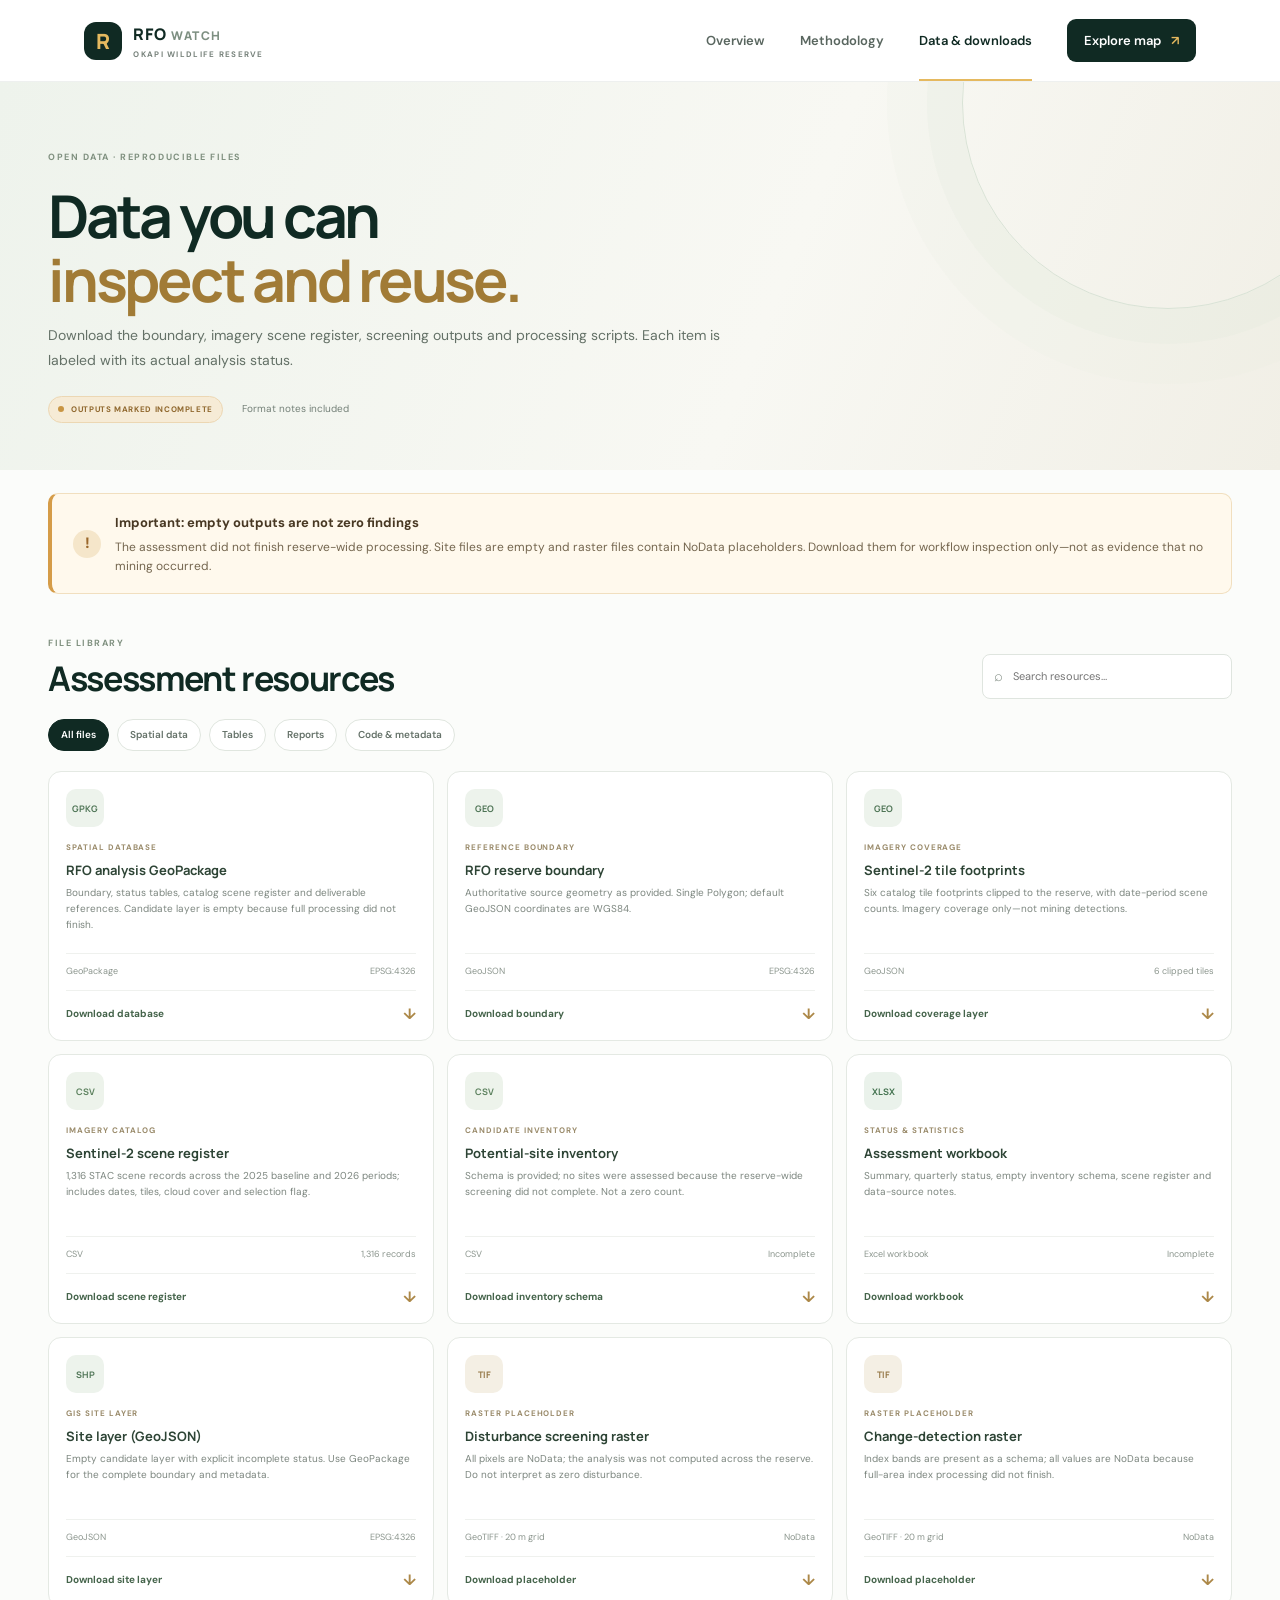
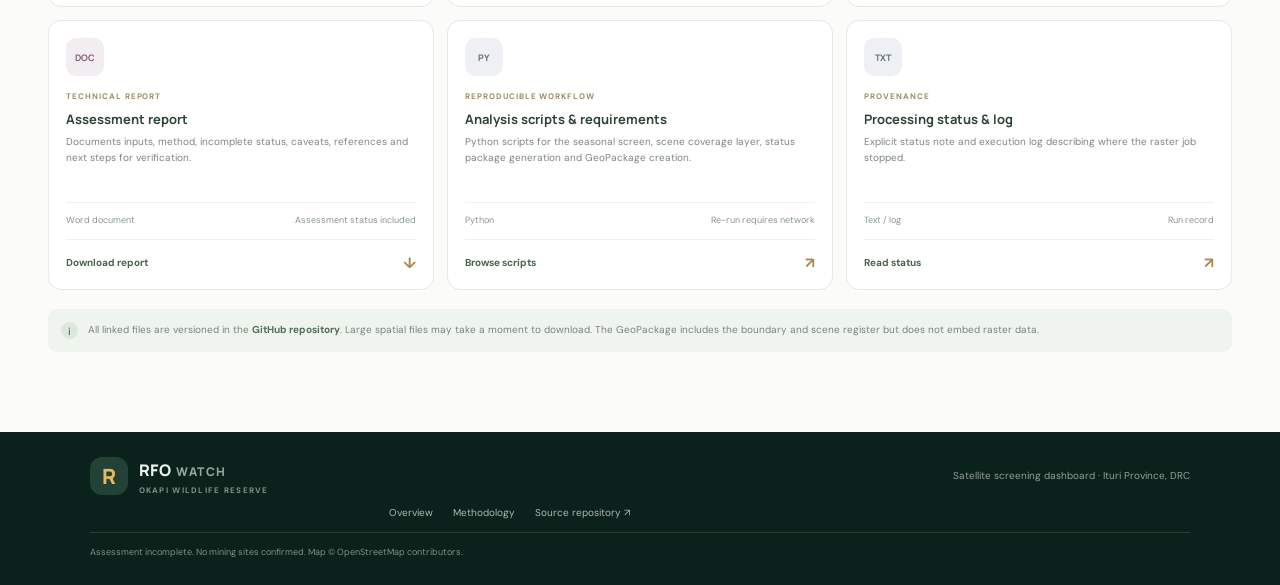
<file: downloads.html>
<!doctype html>
<html lang="en">
<head>
  <meta charset="utf-8"><meta name="viewport" content="width=device-width, initial-scale=1">
  <meta name="theme-color" content="#102a23">
  <meta name="description" content="Download RFO 2026 mining-screening data, reserve boundary, imagery scene register, GeoPackage, report and reproducible scripts.">
  <title>Data &amp; downloads — RFO Watch</title>
  <link rel="stylesheet" href="assets/site.css">
  <script defer src="assets/site.js"></script>
</head>
<body data-page="downloads">
  <a class="skip-link" href="#main">Skip to content</a>
  <header class="site-header"><a class="brand" href="index.html"><span class="brand-mark">R</span><span class="brand-copy"><strong>RFO<span>WATCH</span></strong><small>OKAPI WILDLIFE RESERVE</small></span></a><button class="menu-toggle" aria-expanded="false" aria-controls="primary-nav" aria-label="Open navigation"><span></span><span></span></button><nav class="primary-nav" id="primary-nav" aria-label="Main navigation"><a href="index.html">Overview</a><a href="methodology.html">Methodology</a><a class="active" href="downloads.html">Data &amp; downloads</a><a class="nav-cta" href="index.html#live-map">Explore map <span>↗</span></a></nav></header>
  <main id="main">
    <section class="page-hero"><div class="eyebrow eyebrow-dark">OPEN DATA · REPRODUCIBLE FILES</div><h1>Data you can<br><em>inspect and reuse.</em></h1><p>Download the boundary, imagery scene register, screening outputs and processing scripts. Each item is labeled with its actual analysis status.</p><div class="page-meta"><span class="status-pill"><i></i> OUTPUTS MARKED INCOMPLETE</span><span>Format notes included</span></div></section>
    <section class="status-banner status-banner-page"><div class="status-icon">!</div><div><strong>Important: empty outputs are not zero findings</strong><p>The assessment did not finish reserve-wide processing. Site files are empty and raster files contain NoData placeholders. Download them for workflow inspection only—not as evidence that no mining occurred.</p></div></section>
    <section class="downloads-wrap section-wrap">
      <div class="download-toolbar"><div><div class="eyebrow eyebrow-dark">FILE LIBRARY</div><h2>Assessment resources</h2></div><label class="search-box"><span aria-hidden="true">⌕</span><input type="search" id="download-search" placeholder="Search resources…" aria-label="Search downloadable resources"></label></div>
      <div class="download-filters" role="group" aria-label="Filter resources by type"><button class="filter-chip active" data-download-filter="all">All files</button><button class="filter-chip" data-download-filter="spatial">Spatial data</button><button class="filter-chip" data-download-filter="tables">Tables</button><button class="filter-chip" data-download-filter="reports">Reports</button><button class="filter-chip" data-download-filter="code">Code &amp; metadata</button></div>
      <div class="download-grid" id="download-grid">
        <article class="download-card" data-category="spatial" data-search="geopackage rfo boundary scenes database spatial gpkg">
          <div class="file-icon icon-gpkg">GPKG</div><div class="file-tag">SPATIAL DATABASE</div><h3>RFO analysis GeoPackage</h3><p>Boundary, status tables, catalog scene register and deliverable references. Candidate layer is empty because full processing did not finish.</p><div class="file-meta"><span>GeoPackage</span><span>EPSG:4326</span></div><a class="download-link" href="RFO_Mining_Analysis_2026/rfo26.gpkg" download>Download database <span>↓</span></a>
        </article>
        <article class="download-card" data-category="spatial" data-search="boundary rfo geojson polygon reserve">
          <div class="file-icon icon-geo">GEO</div><div class="file-tag">REFERENCE BOUNDARY</div><h3>RFO reserve boundary</h3><p>Authoritative source geometry as provided. Single Polygon; default GeoJSON coordinates are WGS84.</p><div class="file-meta"><span>GeoJSON</span><span>EPSG:4326</span></div><a class="download-link" href="RFO.json" download>Download boundary <span>↓</span></a>
        </article>
        <article class="download-card" data-category="spatial" data-search="sentinel-2 scene tile footprints coverage imagery catalog geojson">
          <div class="file-icon icon-geo">GEO</div><div class="file-tag">IMAGERY COVERAGE</div><h3>Sentinel-2 tile footprints</h3><p>Six catalog tile footprints clipped to the reserve, with date-period scene counts. Imagery coverage only—not mining detections.</p><div class="file-meta"><span>GeoJSON</span><span>6 clipped tiles</span></div><a class="download-link" href="RFO_Mining_Analysis_2026/gis/coverage.geojson" download>Download coverage layer <span>↓</span></a>
        </article>
        <article class="download-card" data-category="tables" data-search="sentinel satellite scenes stac register imagery csv">
          <div class="file-icon icon-csv">CSV</div><div class="file-tag">IMAGERY CATALOG</div><h3>Sentinel-2 scene register</h3><p>1,316 STAC scene records across the 2025 baseline and 2026 periods; includes dates, tiles, cloud cover and selection flag.</p><div class="file-meta"><span>CSV</span><span>1,316 records</span></div><a class="download-link" href="RFO_Mining_Analysis_2026/intermediate/scenes.csv" download>Download scene register <span>↓</span></a>
        </article>
        <article class="download-card" data-category="tables" data-search="inventory candidates sites mining csv empty incomplete">
          <div class="file-icon icon-csv">CSV</div><div class="file-tag">CANDIDATE INVENTORY</div><h3>Potential-site inventory</h3><p>Schema is provided; no sites were assessed because the reserve-wide screening did not complete. Not a zero count.</p><div class="file-meta"><span>CSV</span><span>Incomplete</span></div><a class="download-link" href="RFO_Mining_Analysis_2026/tables/inventory.csv" download>Download inventory schema <span>↓</span></a>
        </article>
        <article class="download-card" data-category="tables" data-search="statistics excel workbook quarterly summary status data sources">
          <div class="file-icon icon-xls">XLSX</div><div class="file-tag">STATUS &amp; STATISTICS</div><h3>Assessment workbook</h3><p>Summary, quarterly status, empty inventory schema, scene register and data-source notes.</p><div class="file-meta"><span>Excel workbook</span><span>Incomplete</span></div><a class="download-link" href="RFO_Mining_Analysis_2026/tables/stats.xlsx" download>Download workbook <span>↓</span></a>
        </article>
        <article class="download-card" data-category="spatial" data-search="sites shapefile geojson mining empty candidate polygons">
          <div class="file-icon icon-geo">SHP</div><div class="file-tag">GIS SITE LAYER</div><h3>Site layer (GeoJSON)</h3><p>Empty candidate layer with explicit incomplete status. Use GeoPackage for the complete boundary and metadata.</p><div class="file-meta"><span>GeoJSON</span><span>EPSG:4326</span></div><a class="download-link" href="RFO_Mining_Analysis_2026/gis/sites.geojson" download>Download site layer <span>↓</span></a>
        </article>
        <article class="download-card" data-category="spatial" data-search="disturbance raster geotiff nodata not computed">
          <div class="file-icon icon-raster">TIF</div><div class="file-tag">RASTER PLACEHOLDER</div><h3>Disturbance screening raster</h3><p>All pixels are NoData; the analysis was not computed across the reserve. Do not interpret as zero disturbance.</p><div class="file-meta"><span>GeoTIFF · 20 m grid</span><span>NoData</span></div><a class="download-link" href="RFO_Mining_Analysis_2026/gis/disturbance.tif" download>Download placeholder <span>↓</span></a>
        </article>
        <article class="download-card" data-category="spatial" data-search="change detection indices raster geotiff nodata">
          <div class="file-icon icon-raster">TIF</div><div class="file-tag">RASTER PLACEHOLDER</div><h3>Change-detection raster</h3><p>Index bands are present as a schema; all values are NoData because full-area index processing did not finish.</p><div class="file-meta"><span>GeoTIFF · 20 m grid</span><span>NoData</span></div><a class="download-link" href="RFO_Mining_Analysis_2026/gis/change.tif" download>Download placeholder <span>↓</span></a>
        </article>
        <article class="download-card" data-category="reports" data-search="technical assessment report docx methodology limitations">
          <div class="file-icon icon-doc">DOC</div><div class="file-tag">TECHNICAL REPORT</div><h3>Assessment report</h3><p>Documents inputs, method, incomplete status, caveats, references and next steps for verification.</p><div class="file-meta"><span>Word document</span><span>Assessment status included</span></div><a class="download-link" href="RFO_Mining_Analysis_2026/reports/assessment.docx" download>Download report <span>↓</span></a>
        </article>
        <article class="download-card" data-category="code" data-search="python script reproducible analysis requirements code">
          <div class="file-icon icon-code">PY</div><div class="file-tag">REPRODUCIBLE WORKFLOW</div><h3>Analysis scripts &amp; requirements</h3><p>Python scripts for the seasonal screen, scene coverage layer, status package generation and GeoPackage creation.</p><div class="file-meta"><span>Python</span><span>Re-run requires network</span></div><a class="download-link" href="https://github.com/KIVUHUB-DRC/Mining-RFO/tree/main/RFO_Mining_Analysis_2026/scripts" rel="noopener">Browse scripts <span>↗</span></a>
        </article>
        <article class="download-card" data-category="code" data-search="processing status log provenance json">
          <div class="file-icon icon-code">TXT</div><div class="file-tag">PROVENANCE</div><h3>Processing status &amp; log</h3><p>Explicit status note and execution log describing where the raster job stopped.</p><div class="file-meta"><span>Text / log</span><span>Run record</span></div><a class="download-link" href="RFO_Mining_Analysis_2026/STATUS.txt" download>Read status <span>↗</span></a>
        </article>
      </div>
      <div class="empty-search" id="empty-search" hidden>No resources match that search. Try another term or choose “All files”.</div>
      <div class="download-footer-note"><span>i</span><p>All linked files are versioned in the <a href="https://github.com/KIVUHUB-DRC/Mining-RFO/tree/main/RFO_Mining_Analysis_2026" rel="noopener">GitHub repository</a>. Large spatial files may take a moment to download. The GeoPackage includes the boundary and scene register but does not embed raster data.</p></div>
    </section>
  </main>
  <footer class="site-footer"><a class="brand brand-footer" href="index.html"><span class="brand-mark">R</span><span class="brand-copy"><strong>RFO<span>WATCH</span></strong><small>OKAPI WILDLIFE RESERVE</small></span></a><p>Satellite screening dashboard · Ituri Province, DRC</p><div><a href="index.html">Overview</a><a href="methodology.html">Methodology</a><a href="https://github.com/KIVUHUB-DRC/Mining-RFO" rel="noopener">Source repository ↗</a></div><small class="footer-note">Assessment incomplete. No mining sites confirmed. Map © OpenStreetMap contributors.</small></footer>
</body>
</html>
</file>
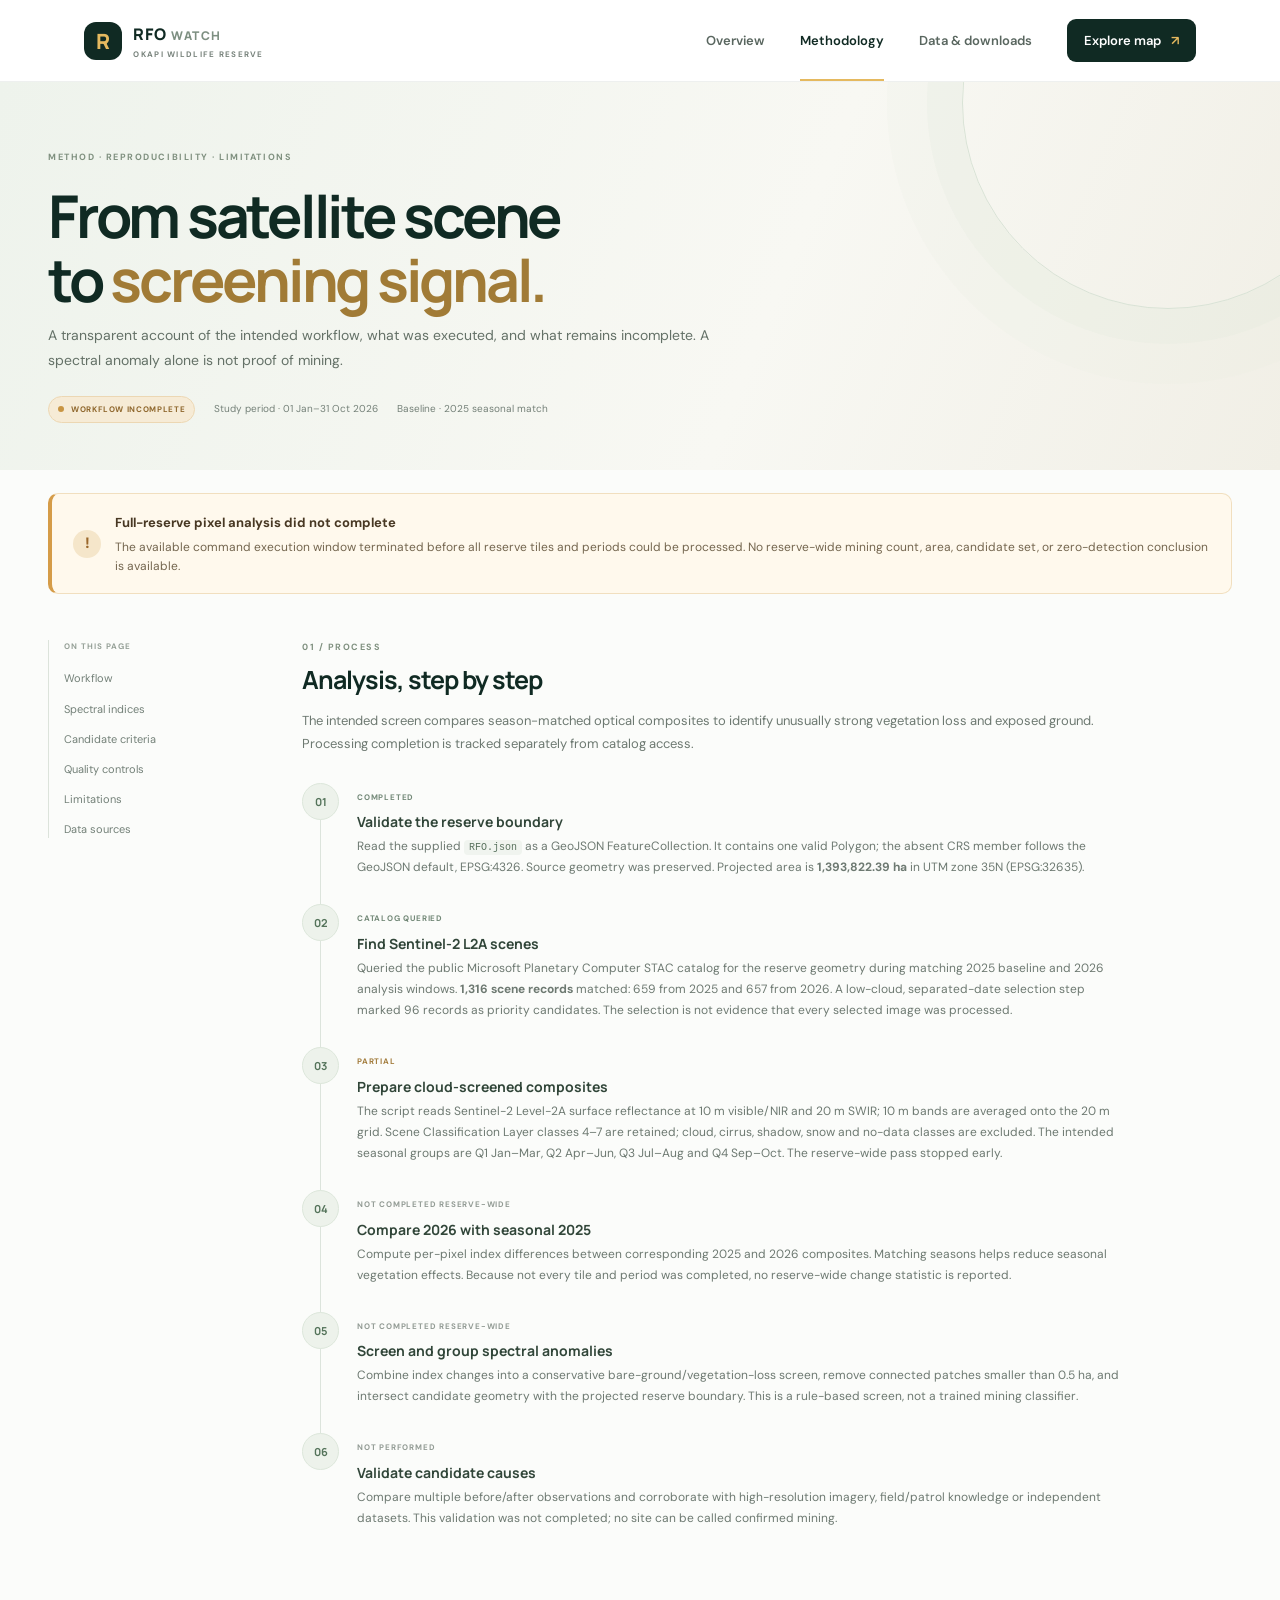
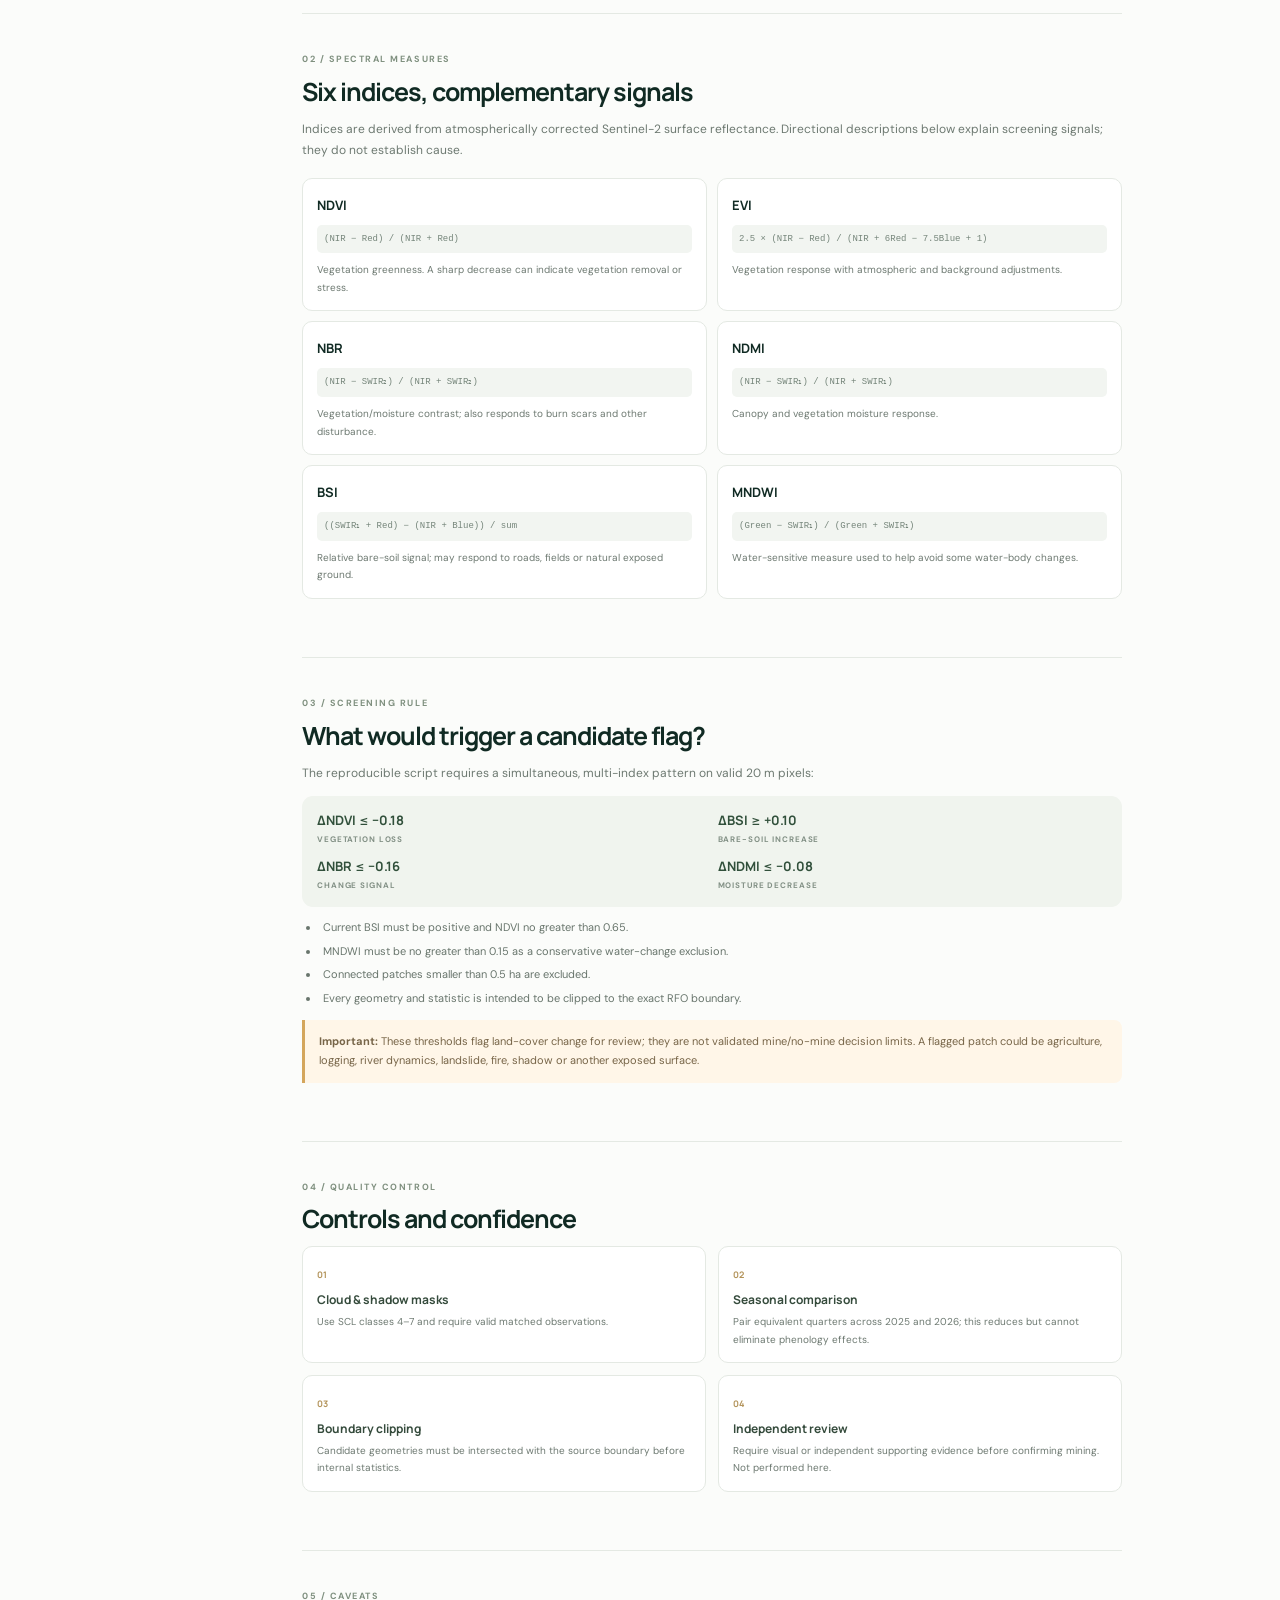
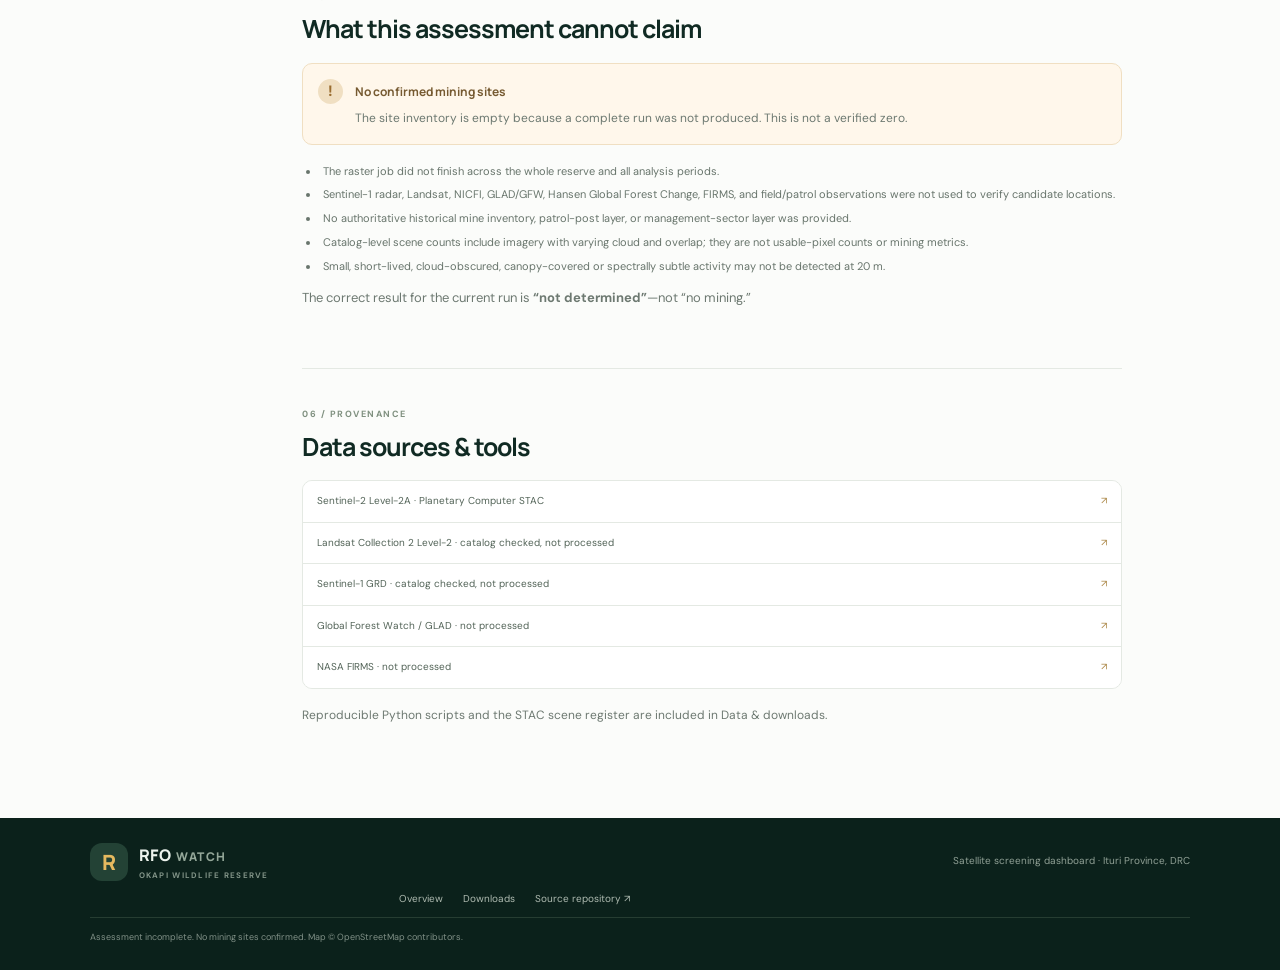
<file: methodology.html>
<!doctype html>
<html lang="en">
<head>
  <meta charset="utf-8"><meta name="viewport" content="width=device-width, initial-scale=1">
  <meta name="theme-color" content="#102a23">
  <meta name="description" content="Transparent, step-by-step explanation of the RFO 2026 satellite screening workflow, criteria and limitations.">
  <title>Methodology — RFO Watch</title>
  <link rel="stylesheet" href="assets/site.css">
  <script defer src="assets/site.js"></script>
</head>
<body data-page="methodology">
  <a class="skip-link" href="#main">Skip to content</a>
  <header class="site-header"><a class="brand" href="index.html"><span class="brand-mark">R</span><span class="brand-copy"><strong>RFO<span>WATCH</span></strong><small>OKAPI WILDLIFE RESERVE</small></span></a><button class="menu-toggle" aria-expanded="false" aria-controls="primary-nav" aria-label="Open navigation"><span></span><span></span></button><nav class="primary-nav" id="primary-nav" aria-label="Main navigation"><a href="index.html">Overview</a><a class="active" href="methodology.html">Methodology</a><a href="downloads.html">Data &amp; downloads</a><a class="nav-cta" href="index.html#live-map">Explore map <span>↗</span></a></nav></header>
  <main id="main">
    <section class="page-hero"><div class="eyebrow eyebrow-dark">METHOD · REPRODUCIBILITY · LIMITATIONS</div><h1>From satellite scene<br>to <em>screening signal.</em></h1><p>A transparent account of the intended workflow, what was executed, and what remains incomplete. A spectral anomaly alone is not proof of mining.</p><div class="page-meta"><span class="status-pill"><i></i> WORKFLOW INCOMPLETE</span><span>Study period · 01 Jan–31 Oct 2026</span><span>Baseline · 2025 seasonal match</span></div></section>
    <section class="status-banner status-banner-page"><div class="status-icon">!</div><div><strong>Full-reserve pixel analysis did not complete</strong><p>The available command execution window terminated before all reserve tiles and periods could be processed. No reserve-wide mining count, area, candidate set, or zero-detection conclusion is available.</p></div></section>
    <section class="method-layout section-wrap">
      <aside class="method-index"><span>ON THIS PAGE</span><a href="#workflow">Workflow</a><a href="#indices">Spectral indices</a><a href="#criteria">Candidate criteria</a><a href="#quality">Quality controls</a><a href="#limitations">Limitations</a><a href="#sources">Data sources</a></aside>
      <div class="method-content">
        <section id="workflow"><div class="eyebrow eyebrow-dark">01 / PROCESS</div><h2>Analysis, step by step</h2><p class="section-intro">The intended screen compares season-matched optical composites to identify unusually strong vegetation loss and exposed ground. Processing completion is tracked separately from catalog access.</p>
          <div class="timeline">
            <article class="timeline-step"><span class="step-number">01</span><div><span class="step-state state-done">COMPLETED</span><h3>Validate the reserve boundary</h3><p>Read the supplied <code>RFO.json</code> as a GeoJSON FeatureCollection. It contains one valid Polygon; the absent CRS member follows the GeoJSON default, EPSG:4326. Source geometry was preserved. Projected area is <b>1,393,822.39 ha</b> in UTM zone 35N (EPSG:32635).</p></div></article>
            <article class="timeline-step"><span class="step-number">02</span><div><span class="step-state state-done">CATALOG QUERIED</span><h3>Find Sentinel-2 L2A scenes</h3><p>Queried the public Microsoft Planetary Computer STAC catalog for the reserve geometry during matching 2025 baseline and 2026 analysis windows. <b>1,316 scene records</b> matched: 659 from 2025 and 657 from 2026. A low-cloud, separated-date selection step marked 96 records as priority candidates. The selection is not evidence that every selected image was processed.</p></div></article>
            <article class="timeline-step"><span class="step-number">03</span><div><span class="step-state state-partial">PARTIAL</span><h3>Prepare cloud-screened composites</h3><p>The script reads Sentinel-2 Level-2A surface reflectance at 10 m visible/NIR and 20 m SWIR; 10 m bands are averaged onto the 20 m grid. Scene Classification Layer classes 4–7 are retained; cloud, cirrus, shadow, snow and no-data classes are excluded. The intended seasonal groups are Q1 Jan–Mar, Q2 Apr–Jun, Q3 Jul–Aug and Q4 Sep–Oct. The reserve-wide pass stopped early.</p></div></article>
            <article class="timeline-step"><span class="step-number">04</span><div><span class="step-state state-pending">NOT COMPLETED RESERVE-WIDE</span><h3>Compare 2026 with seasonal 2025</h3><p>Compute per-pixel index differences between corresponding 2025 and 2026 composites. Matching seasons helps reduce seasonal vegetation effects. Because not every tile and period was completed, no reserve-wide change statistic is reported.</p></div></article>
            <article class="timeline-step"><span class="step-number">05</span><div><span class="step-state state-pending">NOT COMPLETED RESERVE-WIDE</span><h3>Screen and group spectral anomalies</h3><p>Combine index changes into a conservative bare-ground/vegetation-loss screen, remove connected patches smaller than 0.5 ha, and intersect candidate geometry with the projected reserve boundary. This is a rule-based screen, not a trained mining classifier.</p></div></article>
            <article class="timeline-step"><span class="step-number">06</span><div><span class="step-state state-pending">NOT PERFORMED</span><h3>Validate candidate causes</h3><p>Compare multiple before/after observations and corroborate with high-resolution imagery, field/patrol knowledge or independent datasets. This validation was not completed; no site can be called confirmed mining.</p></div></article>
          </div>
        </section>
        <section class="method-block" id="indices"><div class="eyebrow eyebrow-dark">02 / SPECTRAL MEASURES</div><h2>Six indices, complementary signals</h2><p>Indices are derived from atmospherically corrected Sentinel-2 surface reflectance. Directional descriptions below explain screening signals; they do not establish cause.</p>
          <div class="index-grid">
            <article><b>NDVI</b><code>(NIR − Red) / (NIR + Red)</code><p>Vegetation greenness. A sharp decrease can indicate vegetation removal or stress.</p></article>
            <article><b>EVI</b><code>2.5 × (NIR − Red) / (NIR + 6Red − 7.5Blue + 1)</code><p>Vegetation response with atmospheric and background adjustments.</p></article>
            <article><b>NBR</b><code>(NIR − SWIR₂) / (NIR + SWIR₂)</code><p>Vegetation/moisture contrast; also responds to burn scars and other disturbance.</p></article>
            <article><b>NDMI</b><code>(NIR − SWIR₁) / (NIR + SWIR₁)</code><p>Canopy and vegetation moisture response.</p></article>
            <article><b>BSI</b><code>((SWIR₁ + Red) − (NIR + Blue)) / sum</code><p>Relative bare-soil signal; may respond to roads, fields or natural exposed ground.</p></article>
            <article><b>MNDWI</b><code>(Green − SWIR₁) / (Green + SWIR₁)</code><p>Water-sensitive measure used to help avoid some water-body changes.</p></article>
          </div>
        </section>
        <section class="method-block" id="criteria"><div class="eyebrow eyebrow-dark">03 / SCREENING RULE</div><h2>What would trigger a candidate flag?</h2><p>The reproducible script requires a simultaneous, multi-index pattern on valid 20 m pixels:</p><div class="criteria-card"><div><strong>ΔNDVI ≤ −0.18</strong><span>VEGETATION LOSS</span></div><div><strong>ΔBSI ≥ +0.10</strong><span>BARE-SOIL INCREASE</span></div><div><strong>ΔNBR ≤ −0.16</strong><span>CHANGE SIGNAL</span></div><div><strong>ΔNDMI ≤ −0.08</strong><span>MOISTURE DECREASE</span></div></div><ul class="clean-list"><li>Current BSI must be positive and NDVI no greater than 0.65.</li><li>MNDWI must be no greater than 0.15 as a conservative water-change exclusion.</li><li>Connected patches smaller than 0.5 ha are excluded.</li><li>Every geometry and statistic is intended to be clipped to the exact RFO boundary.</li></ul><p class="callout-note"><b>Important:</b> These thresholds flag land-cover change for review; they are not validated mine/no-mine decision limits. A flagged patch could be agriculture, logging, river dynamics, landslide, fire, shadow or another exposed surface.</p></section>
        <section class="method-block" id="quality"><div class="eyebrow eyebrow-dark">04 / QUALITY CONTROL</div><h2>Controls and confidence</h2><div class="quality-grid"><article><span>01</span><h3>Cloud &amp; shadow masks</h3><p>Use SCL classes 4–7 and require valid matched observations.</p></article><article><span>02</span><h3>Seasonal comparison</h3><p>Pair equivalent quarters across 2025 and 2026; this reduces but cannot eliminate phenology effects.</p></article><article><span>03</span><h3>Boundary clipping</h3><p>Candidate geometries must be intersected with the source boundary before internal statistics.</p></article><article><span>04</span><h3>Independent review</h3><p>Require visual or independent supporting evidence before confirming mining. Not performed here.</p></article></div></section>
        <section class="method-block" id="limitations"><div class="eyebrow eyebrow-dark">05 / CAVEATS</div><h2>What this assessment cannot claim</h2><div class="limitation-card"><div class="limitation-mark">!</div><div><b>No confirmed mining sites</b><p>The site inventory is empty because a complete run was not produced. This is not a verified zero.</p></div></div><ul class="clean-list"><li>The raster job did not finish across the whole reserve and all analysis periods.</li><li>Sentinel-1 radar, Landsat, NICFI, GLAD/GFW, Hansen Global Forest Change, FIRMS, and field/patrol observations were not used to verify candidate locations.</li><li>No authoritative historical mine inventory, patrol-post layer, or management-sector layer was provided.</li><li>Catalog-level scene counts include imagery with varying cloud and overlap; they are not usable-pixel counts or mining metrics.</li><li>Small, short-lived, cloud-obscured, canopy-covered or spectrally subtle activity may not be detected at 20 m.</li></ul><p class="section-intro">The correct result for the current run is <b>“not determined”</b>—not “no mining.”</p></section>
        <section class="method-block" id="sources"><div class="eyebrow eyebrow-dark">06 / PROVENANCE</div><h2>Data sources &amp; tools</h2><div class="source-list"><a href="https://planetarycomputer.microsoft.com/api/stac/v1/collections/sentinel-2-l2a" rel="noopener">Sentinel-2 Level-2A · Planetary Computer STAC <span>↗</span></a><a href="https://planetarycomputer.microsoft.com/api/stac/v1/collections/landsat-c2-l2" rel="noopener">Landsat Collection 2 Level-2 · catalog checked, not processed <span>↗</span></a><a href="https://planetarycomputer.microsoft.com/api/stac/v1/collections/sentinel-1-grd" rel="noopener">Sentinel-1 GRD · catalog checked, not processed <span>↗</span></a><a href="https://www.globalforestwatch.org/" rel="noopener">Global Forest Watch / GLAD · not processed <span>↗</span></a><a href="https://firms.modaps.eosdis.nasa.gov/" rel="noopener">NASA FIRMS · not processed <span>↗</span></a></div><p>Reproducible Python scripts and the STAC scene register are included in <a href="downloads.html">Data &amp; downloads</a>.</p></section>
      </div>
    </section>
  </main>
  <footer class="site-footer"><a class="brand brand-footer" href="index.html"><span class="brand-mark">R</span><span class="brand-copy"><strong>RFO<span>WATCH</span></strong><small>OKAPI WILDLIFE RESERVE</small></span></a><p>Satellite screening dashboard · Ituri Province, DRC</p><div><a href="index.html">Overview</a><a href="downloads.html">Downloads</a><a href="https://github.com/KIVUHUB-DRC/Mining-RFO" rel="noopener">Source repository ↗</a></div><small class="footer-note">Assessment incomplete. No mining sites confirmed. Map © OpenStreetMap contributors.</small></footer>
</body>
</html>
</file>
<file: assets/site.css>
@import url('https://fonts.googleapis.com/css2?family=DM+Sans:wght@400;500;600;700&family=Manrope:wght@400;500;600;700;800&display=swap');

:root{--forest:#102a23;--forest-2:#173a30;--forest-3:#214a3d;--sage:#dfe9df;--sage-2:#eef3ed;--gold:#e5b95f;--gold-2:#f6ebcf;--ink:#17231f;--muted:#69746e;--line:#e4e9e3;--paper:#fbfcfa;--white:#fff;--warning:#a55b2a;--warning-bg:#fff6e8;--shadow:0 12px 40px rgba(22,46,36,.08);--radius:18px}
*{box-sizing:border-box}
html{scroll-behavior:smooth;scroll-padding-top:95px}
body{margin:0;background:var(--paper);color:var(--ink);font:15px/1.65 "DM Sans",sans-serif;-webkit-font-smoothing:antialiased}
img,canvas{max-width:100%}
a{color:inherit;text-decoration:none}
button,input,select{font:inherit}
.skip-link{position:absolute;left:1rem;top:-4rem;background:var(--forest);color:white;padding:.7rem 1rem;z-index:2000;border-radius:8px}.skip-link:focus{top:1rem}
.site-header{height:82px;padding:0 clamp(22px,6.6vw,112px);display:flex;align-items:center;justify-content:space-between;background:#fff;border-bottom:1px solid rgba(17,48,38,.07);position:sticky;top:0;z-index:1200}
.brand{display:flex;align-items:center;gap:11px;min-width:220px}.brand-mark{display:grid;place-items:center;background:var(--forest);color:var(--gold);width:38px;height:38px;border-radius:12px;font:800 21px "Manrope",sans-serif}.brand-copy{display:grid;line-height:1}.brand-copy strong{font:800 16px "Manrope",sans-serif;letter-spacing:.055em;color:var(--forest)}.brand-copy strong span{color:#7d8f81;font-size:12px;margin-left:4px;letter-spacing:.13em}.brand-copy small{margin-top:5px;font-size:8px;letter-spacing:.16em;color:#78837c;font-weight:700}
.primary-nav{display:flex;align-items:center;gap:35px;height:100%;font-size:13px;font-weight:600;color:#59665f}.primary-nav>a:not(.nav-cta){height:100%;display:flex;align-items:center;position:relative}.primary-nav>a.active{color:var(--forest)}.primary-nav>a.active:after{content:"";position:absolute;bottom:0;left:0;right:0;height:2px;background:var(--gold)}.nav-cta{background:var(--forest);color:#fff;padding:11px 17px;border-radius:9px;transition:.2s}.nav-cta:hover,.button-light:hover{background:#285343;color:white}.nav-cta span{color:var(--gold);margin-left:7px}.menu-toggle{display:none}
.hero{background:var(--forest);color:#fff;min-height:495px;display:grid;grid-template-columns:1.04fr .96fr;padding:68px clamp(24px,9vw,150px) 57px;overflow:hidden;position:relative}.hero:after{content:"";position:absolute;width:420px;height:420px;right:-190px;top:-250px;border:1px solid rgba(229,185,95,.15);border-radius:50%;box-shadow:0 0 0 38px rgba(229,185,95,.025),0 0 0 76px rgba(229,185,95,.025);pointer-events:none}
.hero-text{max-width:610px;position:relative;z-index:2}.eyebrow{font-size:10px;font-weight:700;letter-spacing:.17em;color:#a6c0ad;display:flex;align-items:center;gap:9px}.live-dot{height:7px;width:7px;border-radius:50%;display:inline-block;background:#8dd49e;box-shadow:0 0 0 4px rgba(141,212,158,.12)}.hero h1,.page-hero h1{font:700 clamp(42px,5vw,68px)/1.08 "Manrope",sans-serif;letter-spacing:-.055em;margin:28px 0 17px}.hero h1 em,.page-hero h1 em{font-style:normal;color:var(--gold)}.hero-text>p{max-width:520px;color:#c7d4ca;font-size:15px;line-height:1.8;margin:0}.hero-actions{display:flex;align-items:center;gap:25px;margin-top:27px}.button{display:inline-flex;align-items:center;justify-content:center;gap:18px;padding:13px 18px;border-radius:9px;font-size:13px;font-weight:700;transition:.18s}.button-light{background:#fff;color:var(--forest)}.button-light span{color:#a87825;font-size:19px;line-height:12px}.text-link{color:#e6ede7;font-size:13px;font-weight:600}.text-link span{color:var(--gold);margin-left:6px}.hero-footnote{display:flex;align-items:center;gap:9px;font-size:11px;color:#bdcbbf;margin-top:31px}.mini-shield{border:1px solid rgba(229,185,95,.65);color:var(--gold);width:18px;height:18px;border-radius:50%;display:grid;place-items:center;font-size:11px;font-weight:700}
.hero-visual{position:relative;min-height:345px;display:grid;place-items:center}.hero-orb{width:min(310px,70vw);aspect-ratio:1;border-radius:50%;position:relative;background:radial-gradient(circle at 54% 46%,rgba(104,145,98,.32),rgba(29,72,57,.48) 45%,rgba(16,42,35,.12) 72%);display:grid;place-items:center;border:1px solid rgba(213,226,207,.18);box-shadow:inset 0 0 55px rgba(116,161,110,.12),0 0 80px rgba(140,179,128,.08)}.hero-orb:before{content:"";position:absolute;width:69%;height:78%;left:17%;top:10%;border-radius:61% 39% 57% 43%/43% 53% 47% 57%;border:1px solid rgba(183,204,163,.45);transform:rotate(-26deg);background:repeating-linear-gradient(130deg,transparent 0 11px,rgba(168,195,150,.065) 12px 13px)}.hero-orb:after{content:"";position:absolute;width:50%;height:45%;left:21%;top:29%;border-radius:48% 52% 64% 36%/56% 43% 57% 44%;border:1px solid rgba(229,185,95,.57);transform:rotate(29deg)}.orb-core{position:absolute;width:14px;height:14px;border:3px solid rgba(239,201,112,.93);border-radius:50%;z-index:2;left:57%;top:40%;box-shadow:0 0 22px 6px rgba(229,185,95,.24)}.orb-label{z-index:2;color:#d7e3d3;font-size:9px;line-height:1.5;text-align:center;letter-spacing:.2em;margin-top:95px;margin-left:70px}.orbit{position:absolute;border:1px solid rgba(201,218,191,.13);width:365px;height:195px;border-radius:50%;transform:rotate(-26deg)}.orbit-two{width:410px;height:230px;transform:rotate(41deg);border-color:rgba(229,185,95,.12)}.visual-chip{position:absolute;z-index:3;display:flex;align-items:center;gap:9px;background:rgba(32,66,54,.9);border:1px solid rgba(232,239,231,.12);padding:11px 13px;border-radius:9px;font-size:9px;letter-spacing:.08em;color:#d5dfd5;box-shadow:0 10px 24px rgba(0,0,0,.12)}.chip-top{top:33px;right:7px}.chip-top b{color:var(--gold);font-size:10px}.chip-dot{width:6px;height:6px;background:#a0d4a0;border-radius:50%}.chip-bottom{bottom:26px;left:4px}.chip-bottom>span{color:var(--gold);font-weight:700}.chip-bottom i{font-style:normal;color:#a5b9a9;margin-left:7px}.visual-coordinate{position:absolute;bottom:6px;right:0;color:#a2b3a5;font-size:9px;letter-spacing:.12em}
.status-banner{margin:0 auto;max-width:1240px;transform:translateY(-1px);background:#fff9ed;border:1px solid #f1dfbf;border-left:4px solid #d59c48;border-radius:0 12px 12px 0;padding:16px 21px;display:flex;align-items:center;gap:14px;position:relative;z-index:3}.status-icon{width:28px;height:28px;border-radius:50%;display:grid;place-items:center;flex:none;background:#f5e6ca;color:#9a672b;font-weight:800}.status-banner strong{font-size:13px;color:#483823}.status-banner p{font-size:12px;color:#74664f;margin:3px 0 0}.status-banner>a{margin-left:auto;white-space:nowrap;color:#795622;font-size:12px;font-weight:700}.status-banner>a span{margin-left:5px}
.section-wrap{max-width:1240px;margin:0 auto;padding-left:28px;padding-right:28px}.metrics{display:grid;grid-template-columns:repeat(4,1fr);padding-top:31px;padding-bottom:38px}.metric{display:grid;grid-template-columns:40px 1fr;column-gap:13px;align-items:center;padding:7px 21px;border-right:1px solid var(--line);position:relative}.metric:first-child{padding-left:0}.metric:last-child{border:0}.metric-icon{grid-row:1/3;align-self:start;margin-top:7px;color:#768f7a;background:#edf2eb;width:36px;height:36px;border-radius:11px;display:grid;place-items:center;font-size:19px}.metric strong{font:700 29px/1.2 "Manrope",sans-serif;letter-spacing:-.06em;color:var(--forest)}.metric strong span{font-size:18px}.metric small{display:block;color:#77827b;font-weight:700;font-size:9px;letter-spacing:.1em;margin-top:5px}.metric>i{grid-column:2;font-style:normal;color:#9aa39d;font-size:10px;margin-top:5px}.metric-alert .metric-icon{background:#f8eddb;color:#a36c2e}.metric-alert strong{color:#94672f}
.map-section{padding-top:31px;padding-bottom:58px}.section-heading{display:flex;justify-content:space-between;align-items:end;gap:20px;margin-bottom:21px}.eyebrow-dark{color:#7f907f;font-size:9px}.section-heading h2,.download-toolbar h2{font:700 clamp(26px,3vw,34px)/1.2 "Manrope",sans-serif;letter-spacing:-.04em;color:var(--forest);margin:7px 0 7px}.section-heading p{color:var(--muted);max-width:690px;font-size:13px;margin:0}.quiet-link{font-size:12px;font-weight:700;color:#496452;padding:11px 0;white-space:nowrap}.quiet-link span{color:#b08439;margin-left:8px}.map-shell{display:grid;grid-template-columns:260px 1fr;background:#fff;border:1px solid var(--line);border-radius:var(--radius);overflow:hidden;box-shadow:var(--shadow);min-height:470px}.map-controls{padding:21px 19px 16px;display:flex;flex-direction:column;border-right:1px solid var(--line)}.control-head{display:flex;gap:11px;align-items:center;padding-bottom:19px;border-bottom:1px solid var(--line)}.control-symbol{width:36px;height:36px;background:var(--forest);color:var(--gold);border-radius:10px;display:grid;place-items:center;font-size:19px}.control-head strong{display:block;font:700 13px "Manrope",sans-serif;color:var(--forest)}.control-head small{display:block;margin-top:3px;color:#929b94;font-size:8px;letter-spacing:.13em;font-weight:700}.field-label{font-size:10px;font-weight:700;color:#657269;margin:16px 0 6px}.map-controls select{width:100%;border:1px solid #dfe5df;background:#fbfcfa;color:#34433a;border-radius:7px;padding:10px 11px;font-size:11px;outline-color:#99b09b}.map-controls select:disabled{opacity:.74}.layer-row{display:flex;align-items:center;justify-content:space-between;border-top:1px solid #eef0ed;padding:13px 0;font-size:10px;color:#425147}.layer-row:first-of-type{margin-top:17px}.layer-row span:first-child{display:flex;align-items:center;gap:9px}.layer-on,.layer-off{font-size:8px;letter-spacing:.07em;color:#62826c;font-weight:700}.layer-off{color:#aaa}.layer-muted{color:#929a94}.legend-boundary{display:inline-block;width:15px;height:10px;border:2px solid #d5aa54;border-radius:2px}.legend-sites{display:inline-block;width:9px;height:9px;background:#c35f42;border-radius:50%;opacity:.45}.legend-alert{display:inline-block;width:12px;height:12px;background:#d68b49;border-radius:2px;opacity:.38}.filter-note{font-size:10px;line-height:1.55;color:#8b928d;margin:7px 0 16px}.map-legend{border-top:1px solid var(--line);padding-top:13px;display:grid;gap:10px;color:#6b756e;font-size:10px}.map-legend strong{font-size:8px;letter-spacing:.14em;color:#929a94}.legend-halo{display:inline-block;width:14px;height:10px;background:#e8eee7;border-radius:2px;margin-right:4px}.method-mini{margin-top:auto;border-top:1px solid var(--line);padding-top:14px;color:#496452;font-size:10px;font-weight:700}.method-mini span{float:right;color:#a67d36}.map-wrap{position:relative;min-height:470px;background:#edf2ec}.map-wrap #rfo-map{position:absolute;inset:0;min-height:470px;background:#eaf0e8}.map-overlay{position:absolute;z-index:500;left:15px;top:14px;background:rgba(255,255,255,.94);border:1px solid rgba(28,63,46,.1);box-shadow:0 4px 14px #183d2818;border-radius:7px;padding:8px 11px;color:#57685d;font-size:8px;font-weight:700;letter-spacing:.1em}.overlay-dot{display:inline-block;width:6px;height:6px;background:#b58d45;border-radius:50%;margin-right:7px}.map-scale-note{position:absolute;z-index:500;right:12px;bottom:11px;background:rgba(255,255,255,.9);padding:5px 8px;border-radius:5px;color:#617066;font-size:9px}.map-caption{display:flex;align-items:flex-start;gap:9px;color:#737e76;font-size:11px;margin:12px 2px 0}.map-caption-icon{display:grid;place-items:center;flex:none;background:#e9efe8;color:#687e68;width:17px;height:17px;border-radius:50%;font:700 10px "Manrope",sans-serif}
.insights{padding-top:20px;padding-bottom:67px}.data-tag{font-size:9px;color:#7a877d;font-weight:700;letter-spacing:.1em;padding-bottom:5px}.data-tag .live-dot{width:6px;height:6px;box-shadow:none;background:#c39b51;margin-right:7px}.charts-grid{display:grid;grid-template-columns:1.42fr .8fr;gap:17px}.chart-card{background:white;border:1px solid var(--line);border-radius:15px;padding:20px 21px;box-shadow:0 7px 24px rgba(18,44,32,.035)}.chart-title{display:flex;justify-content:space-between;align-items:flex-start}.chart-title>div{display:flex;align-items:center;gap:10px}.chart-index{color:#b29258;font:700 10px "Manrope",sans-serif}.chart-title h3{margin:0;color:var(--forest);font:700 14px "Manrope",sans-serif}.chart-unit{font-size:8px;letter-spacing:.12em;color:#9aa39c;font-weight:700}.chart-canvas{height:236px;margin-top:15px}.chart-canvas canvas{width:100%!important;height:100%!important}.chart-legend{display:flex;align-items:center;gap:15px;margin-top:11px;color:#5f6b62;font-size:10px}.chart-legend span{display:flex;align-items:center;gap:6px}.chart-legend i,.triage-key i{width:8px;height:8px;display:inline-block;border-radius:2px}.dot-2025{background:#94a997}.dot-2026{background:#c9a65d}.chart-legend small{margin-left:auto;color:#98a099;font-size:9px}.donut-wrap{width:205px;height:180px;margin:16px auto 4px;position:relative}.donut-wrap canvas{width:100%!important;height:100%!important}.donut-center{position:absolute;inset:0;display:grid;align-content:center;justify-items:center;pointer-events:none}.donut-center strong{font:700 25px "Manrope",sans-serif;letter-spacing:-.04em;color:var(--forest)}.donut-center span{font-size:8px;letter-spacing:.11em;color:#869188;font-weight:700}.triage-key{display:grid;gap:9px;padding:3px 7px;color:#778279;font-size:10px}.triage-key span{display:flex;align-items:center;gap:7px}.triage-key b{color:#39473e}.dot-selected{background:#c5a35b}.dot-remaining{background:#e8ede7}.small-caveat{font-size:9px;color:#929b94;border-top:1px solid var(--line);padding-top:10px;margin:12px 0 0;line-height:1.5}.insight-note{display:flex;gap:11px;margin-top:14px;padding:13px 15px;background:#f0f4ee;border-radius:9px;color:#6b786d;font-size:11px}.insight-note>span{font-size:15px;color:#a9884d}.insight-note p{margin:0}.insight-note strong{color:#415447}.insight-note a{font-weight:700;color:#4e6d54}
.next-steps{background:var(--forest);color:white;padding:44px 28px}.next-inner{max-width:1184px;margin:auto;display:flex;justify-content:space-between;align-items:center;gap:30px}.next-inner .eyebrow{color:#9bb39f}.next-inner h2{font:700 29px/1.25 "Manrope",sans-serif;letter-spacing:-.04em;margin:11px 0}.next-inner p{margin:0;color:#bdcbbf;font-size:12px}.next-actions{display:flex;gap:10px;flex-wrap:wrap}.button-gold{background:var(--gold);color:#1f3224}.button-gold:hover{background:#f0ce84}.button-outline{border:1px solid #6b8374;color:#fff}.button-outline:hover{background:#254b3b}.site-footer{background:#0b211b;color:#c1cec3;min-height:150px;padding:25px clamp(24px,7vw,112px);display:grid;grid-template-columns:1fr 1fr;align-items:center;gap:10px 20px}.brand-footer .brand-mark{background:#234235}.brand-footer .brand-copy strong{color:#edf3ed}.brand-footer .brand-copy strong span{color:#94a799}.brand-footer .brand-copy small{color:#829488}.site-footer>p{justify-self:end;font-size:10px;color:#91a196}.site-footer>div{display:flex;gap:20px;justify-self:end;font-size:10px;color:#afbbb1}.site-footer>div a:hover{color:var(--gold)}.footer-note{grid-column:1/-1;color:#809087;font-size:9px;border-top:1px solid #263d32;padding-top:12px}

.page-hero{background:linear-gradient(112deg,#eef3ec 0%,#f8f8f3 60%,#f1efe6 100%);padding:68px max(28px,calc((100vw - 1184px)/2)) 47px;position:relative;overflow:hidden}.page-hero:after{content:"";position:absolute;right:-94px;top:-185px;width:410px;height:410px;border:1px solid #d9e3d6;border-radius:50%;box-shadow:0 0 0 35px #dce5d733,0 0 0 75px #dce5d722}.page-hero .eyebrow{position:relative;z-index:1}.page-hero h1{font-size:clamp(39px,5vw,59px);color:var(--forest);margin:19px 0 12px;position:relative;z-index:1}.page-hero h1 em{color:#a17b36}.page-hero>p{max-width:700px;color:#647167;font-size:14px;line-height:1.8;position:relative;z-index:1;margin:0}.page-meta{display:flex;align-items:center;gap:19px;flex-wrap:wrap;margin-top:22px;color:#748078;font-size:10px;position:relative;z-index:1}.status-pill{display:inline-flex;align-items:center;gap:7px;color:#8f672d;background:#f6ebd6;border:1px solid #ecd7b3;padding:6px 9px;border-radius:20px;font-size:8px;font-weight:700;letter-spacing:.08em}.status-pill i{width:6px;height:6px;border-radius:50%;background:#c89543}.status-banner-page{max-width:1184px;transform:none;margin:23px auto 0;border-radius:10px}
.method-layout{display:grid;grid-template-columns:190px minmax(0,820px);gap:64px;padding-top:46px;padding-bottom:80px;align-items:start}.method-index{position:sticky;top:105px;border-left:1px solid #dce3db;display:grid;padding-left:15px;gap:12px;font-size:11px;color:#738078}.method-index span{font-size:8px;letter-spacing:.13em;font-weight:700;color:#95a097;margin-bottom:4px}.method-index a:hover,.method-index a:focus{color:#8e6d36}.method-content h2{font:700 25px "Manrope",sans-serif;letter-spacing:-.04em;color:var(--forest);margin:7px 0 10px}.method-content section{scroll-margin-top:100px}.method-content>section+section{margin-top:58px;padding-top:38px;border-top:1px solid var(--line)}.method-content p{font-size:12px;color:#6d7971;line-height:1.75}.section-intro{font-size:13px!important}.timeline{display:grid;margin-top:27px}.timeline-step{display:grid;grid-template-columns:40px 1fr;gap:15px;position:relative;padding-bottom:26px}.timeline-step:not(:last-child):before{content:"";position:absolute;width:1px;background:#dce4dc;left:18px;top:35px;bottom:-1px}.step-number{position:relative;z-index:1;background:#edf2eb;color:#54735a;border:1px solid #dce6da;border-radius:50%;width:37px;height:37px;display:grid;place-items:center;font:700 11px "Manrope",sans-serif}.step-state{font-size:8px;letter-spacing:.1em;font-weight:700;color:#728877}.state-partial{color:#a27c3c}.state-pending{color:#929b94}.timeline-step h3{font:700 14px "Manrope",sans-serif;color:#314639;margin:5px 0}.timeline-step p{margin:0}.timeline-step code{font-size:10px;color:#59725e;background:#f0f4ef;padding:2px 5px;border-radius:4px}.method-block>p{margin-top:0}.index-grid{display:grid;grid-template-columns:1fr 1fr;gap:10px;margin-top:17px}.index-grid article{border:1px solid var(--line);background:#fff;border-radius:10px;padding:14px}.index-grid b{font:700 13px "Manrope",sans-serif;color:var(--forest)}.index-grid code{display:block;white-space:normal;margin-top:7px;font-size:9px;color:#75857a;background:#f2f5f1;border-radius:5px;padding:7px}.index-grid p{margin:8px 0 0;font-size:10px}.criteria-card{background:#f0f4ee;border-radius:11px;padding:15px;display:grid;grid-template-columns:1fr 1fr;gap:11px}.criteria-card div{display:grid;gap:4px}.criteria-card strong{font:700 13px "Manrope",sans-serif;color:#31503b}.criteria-card span{font-size:8px;letter-spacing:.11em;color:#829085;font-weight:700}.clean-list{padding-left:18px;color:#68756c;font-size:11px;line-height:1.8}.clean-list li{padding-left:3px;margin:4px 0}.callout-note{padding:12px 14px;background:#fff6e8;border-left:3px solid #d4a65c;border-radius:0 8px 8px 0;color:#776548!important;font-size:11px!important}.quality-grid{display:grid;grid-template-columns:1fr 1fr;gap:12px}.quality-grid article{background:#fff;border:1px solid var(--line);border-radius:10px;padding:14px}.quality-grid article>span{font:700 9px "Manrope",sans-serif;color:#b29258}.quality-grid h3{font:700 12px "Manrope",sans-serif;color:#354b3c;margin:5px 0}.quality-grid p{margin:0;font-size:10px}.limitation-card{display:flex;gap:12px;padding:15px;background:#fff7eb;border:1px solid #f0dfc2;border-radius:10px;margin:17px 0}.limitation-mark{flex:none;width:25px;height:25px;display:grid;place-items:center;border-radius:50%;background:#f0dfc2;color:#9a6d30;font-weight:700}.limitation-card b{font:700 12px "Manrope",sans-serif;color:#765a31}.limitation-card p{margin:4px 0 0}.source-list{display:grid;border:1px solid var(--line);border-radius:10px;overflow:hidden;margin:16px 0}.source-list a{background:#fff;padding:12px 14px;font-size:10px;color:#526357;border-bottom:1px solid var(--line)}.source-list a:last-child{border:0}.source-list a span{float:right;color:#ab8746}.source-list a:hover{background:#f3f6f1}.method-content code{font-family:ui-monospace,SFMono-Regular,Consolas,monospace}
.downloads-wrap{padding-top:42px;padding-bottom:80px}.download-toolbar{display:flex;justify-content:space-between;align-items:end;gap:25px}.download-toolbar h2{margin-bottom:0}.search-box{display:flex;align-items:center;gap:8px;width:250px;padding:9px 11px;border:1px solid #dfe5df;background:#fff;border-radius:8px;color:#879289}.search-box input{width:100%;border:0;outline:0;background:transparent;color:var(--ink);font-size:11px}.download-filters{display:flex;gap:8px;flex-wrap:wrap;margin:20px 0}.filter-chip{border:1px solid #e0e6df;background:#fff;color:#657269;padding:7px 12px;border-radius:30px;font-size:10px;font-weight:600;cursor:pointer}.filter-chip:hover,.filter-chip.active{background:var(--forest);border-color:var(--forest);color:white}.download-grid{display:grid;grid-template-columns:repeat(3,1fr);gap:13px}.download-card{background:#fff;border:1px solid var(--line);border-radius:13px;padding:17px 17px 14px;display:flex;flex-direction:column;min-height:270px;transition:transform .18s,box-shadow .18s}.download-card:hover{transform:translateY(-2px);box-shadow:var(--shadow)}.download-card[hidden]{display:none}.file-icon{width:38px;height:38px;border-radius:10px;display:grid;place-items:center;font:700 9px "Manrope",sans-serif;margin-bottom:14px}.icon-gpkg,.icon-geo{background:#edf3ec;color:#4e7455}.icon-csv{background:#edf3eb;color:#5c815e}.icon-xls{background:#eaf2eb;color:#42714e}.icon-raster{background:#f4efe4;color:#957746}.icon-doc{background:#f2edf0;color:#855e70}.icon-code{background:#eef0f3;color:#596d80}.file-tag{font-size:8px;font-weight:700;letter-spacing:.12em;color:#9a8b6b}.download-card h3{font:700 13px "Manrope",sans-serif;color:#2d4435;margin:6px 0}.download-card p{font-size:10px;color:#7c867f;line-height:1.6;margin:0 0 13px}.file-meta{display:flex;justify-content:space-between;gap:8px;border-top:1px solid #eff1ee;padding-top:10px;margin-top:auto;color:#8b958d;font-size:9px}.download-link{border-top:1px solid #eff1ee;margin-top:11px;padding-top:11px;display:flex;justify-content:space-between;align-items:center;color:#45644b;font-size:10px;font-weight:700}.download-link span{font-size:15px;color:#ac8848}.download-link:hover{color:#967236}.download-footer-note{display:flex;gap:10px;background:#f0f4ef;border-radius:9px;padding:13px;margin-top:19px;color:#78847a;font-size:10px}.download-footer-note>span{display:grid;place-items:center;flex:none;width:17px;height:17px;border-radius:50%;background:#dce8da;color:#617a61;font:700 10px "Manrope",sans-serif}.download-footer-note p{margin:0}.download-footer-note a{font-weight:700;color:#526d55}.empty-search{padding:24px;text-align:center;color:#768178;font-size:12px}

.leaflet-container{font-family:"DM Sans",sans-serif}.leaflet-control-attribution{font-size:9px!important}.leaflet-popup-content-wrapper,.leaflet-popup-tip{background:#fff}.leaflet-popup-content{font-size:11px;color:#425147}.leaflet-popup-content b{color:#19392d}.leaflet-control-zoom a{color:var(--forest)!important}
@media(max-width:900px){.site-header{padding:0 24px}.primary-nav{gap:20px}.hero{padding-left:7vw;padding-right:7vw}.status-banner{margin-left:20px;margin-right:20px}.section-wrap{padding-left:22px;padding-right:22px}.metrics{grid-template-columns:repeat(2,1fr);gap:14px 0}.metric:nth-child(2){border-right:0}.metric:nth-child(3){padding-left:0}.charts-grid{grid-template-columns:1fr 1fr}.chart-legend small{display:none}.method-layout{grid-template-columns:150px 1fr;gap:34px}.download-grid{grid-template-columns:repeat(2,1fr)}}
@media(max-width:680px){.site-header{height:68px;padding:0 17px}.brand{min-width:0}.brand-mark{width:34px;height:34px}.brand-copy strong{font-size:14px}.menu-toggle{display:grid;gap:5px;background:white;border:1px solid var(--line);border-radius:8px;padding:9px;cursor:pointer}.menu-toggle span{width:17px;height:2px;background:var(--forest);display:block}.primary-nav{display:none;position:absolute;left:0;right:0;top:68px;background:#fff;height:auto;padding:10px 18px 18px;box-shadow:0 12px 20px #173a3015;align-items:stretch;gap:0;flex-direction:column}.primary-nav.open{display:flex}.primary-nav>a:not(.nav-cta){height:auto;padding:12px 4px;border-bottom:1px solid #f0f2ef}.primary-nav>a.active:after{display:none}.nav-cta{text-align:center;margin-top:12px}.hero{grid-template-columns:1fr;padding:44px 22px 25px;min-height:0}.hero h1{font-size:44px;margin-top:20px}.hero-text>p{font-size:13px}.hero-visual{min-height:285px;margin-top:2px}.hero-orb{width:230px}.orbit{width:280px;height:150px}.orbit-two{width:320px;height:180px}.chip-top{right:1px;top:20px}.chip-bottom{left:0;bottom:15px}.hero-footnote{font-size:10px}.status-banner{margin:0 12px;align-items:flex-start;padding:13px;gap:9px}.status-banner strong{font-size:11px}.status-banner p{font-size:10px}.status-banner>a{display:none}.status-icon{width:23px;height:23px}.metrics{padding-top:24px;padding-bottom:25px;gap:8px 0}.metric{padding:8px 9px;grid-template-columns:30px 1fr;column-gap:8px}.metric-icon{width:28px;height:28px;font-size:15px}.metric strong{font-size:23px}.metric small{font-size:7px;letter-spacing:.04em}.metric>i{font-size:8px}.section-wrap{padding-left:16px;padding-right:16px}.map-section{padding-top:22px;padding-bottom:40px}.section-heading{display:block}.section-heading h2,.download-toolbar h2{font-size:27px}.section-heading p{font-size:11px}.quiet-link{display:inline-block;padding:8px 0}.map-shell{grid-template-columns:1fr}.map-controls{order:2;border-right:0;border-top:1px solid var(--line);padding:15px}.map-wrap{min-height:350px}.map-wrap #rfo-map{min-height:350px}.control-head{padding-bottom:12px}.map-controls .field-label{margin-top:11px}.map-legend{grid-template-columns:1fr 1fr}.method-mini{margin-top:15px}.map-caption{font-size:10px}.insights{padding-top:8px;padding-bottom:40px}.data-tag{display:inline-block;margin-top:11px}.charts-grid{grid-template-columns:1fr}.chart-card{padding:16px}.chart-canvas{height:210px}.chart-legend{flex-wrap:wrap}.chart-legend small{width:100%;margin-left:0}.donut-wrap{height:160px}.next-steps{padding:32px 19px}.next-inner{display:block}.next-inner h2{font-size:25px}.next-actions{margin-top:20px}.button{padding:11px 13px;font-size:11px}.site-footer{grid-template-columns:1fr;padding:22px 18px}.site-footer>p,.site-footer>div{justify-self:start;margin:5px 0}.site-footer>div{flex-wrap:wrap;gap:12px}.footer-note{grid-column:1}.page-hero{padding:42px 20px 30px}.page-hero h1{font-size:42px}.page-hero>p{font-size:12px}.page-meta{gap:9px}.status-banner-page{margin:14px 12px 0}.method-layout{display:block;padding-top:28px}.method-index{position:relative;top:auto;display:flex;gap:12px;overflow:auto;white-space:nowrap;padding:10px 0;border-left:0;border-bottom:1px solid var(--line);margin-bottom:30px}.method-index span{display:none}.method-index a{font-size:10px;background:#eff3ed;padding:6px 9px;border-radius:20px}.method-content h2{font-size:22px}.method-content>section+section{margin-top:40px;padding-top:27px}.timeline-step{grid-template-columns:33px 1fr;gap:10px}.step-number{width:31px;height:31px}.timeline-step:not(:last-child):before{left:15px;top:31px}.timeline-step h3{font-size:12px}.timeline-step p{font-size:10px}.index-grid{grid-template-columns:1fr}.criteria-card{padding:12px}.quality-grid{gap:8px}.quality-grid article{padding:11px}.downloads-wrap{padding-top:27px}.download-toolbar{display:block}.search-box{width:100%;margin-top:15px}.download-filters{gap:6px}.filter-chip{font-size:9px;padding:7px 10px}.download-grid{grid-template-columns:1fr}.download-card{min-height:230px}.download-card p{font-size:11px}.page-hero:after{opacity:.5}}
@media(prefers-reduced-motion:reduce){*,*::before,*::after{scroll-behavior:auto!important;transition:none!important;animation:none!important}}
</file>
